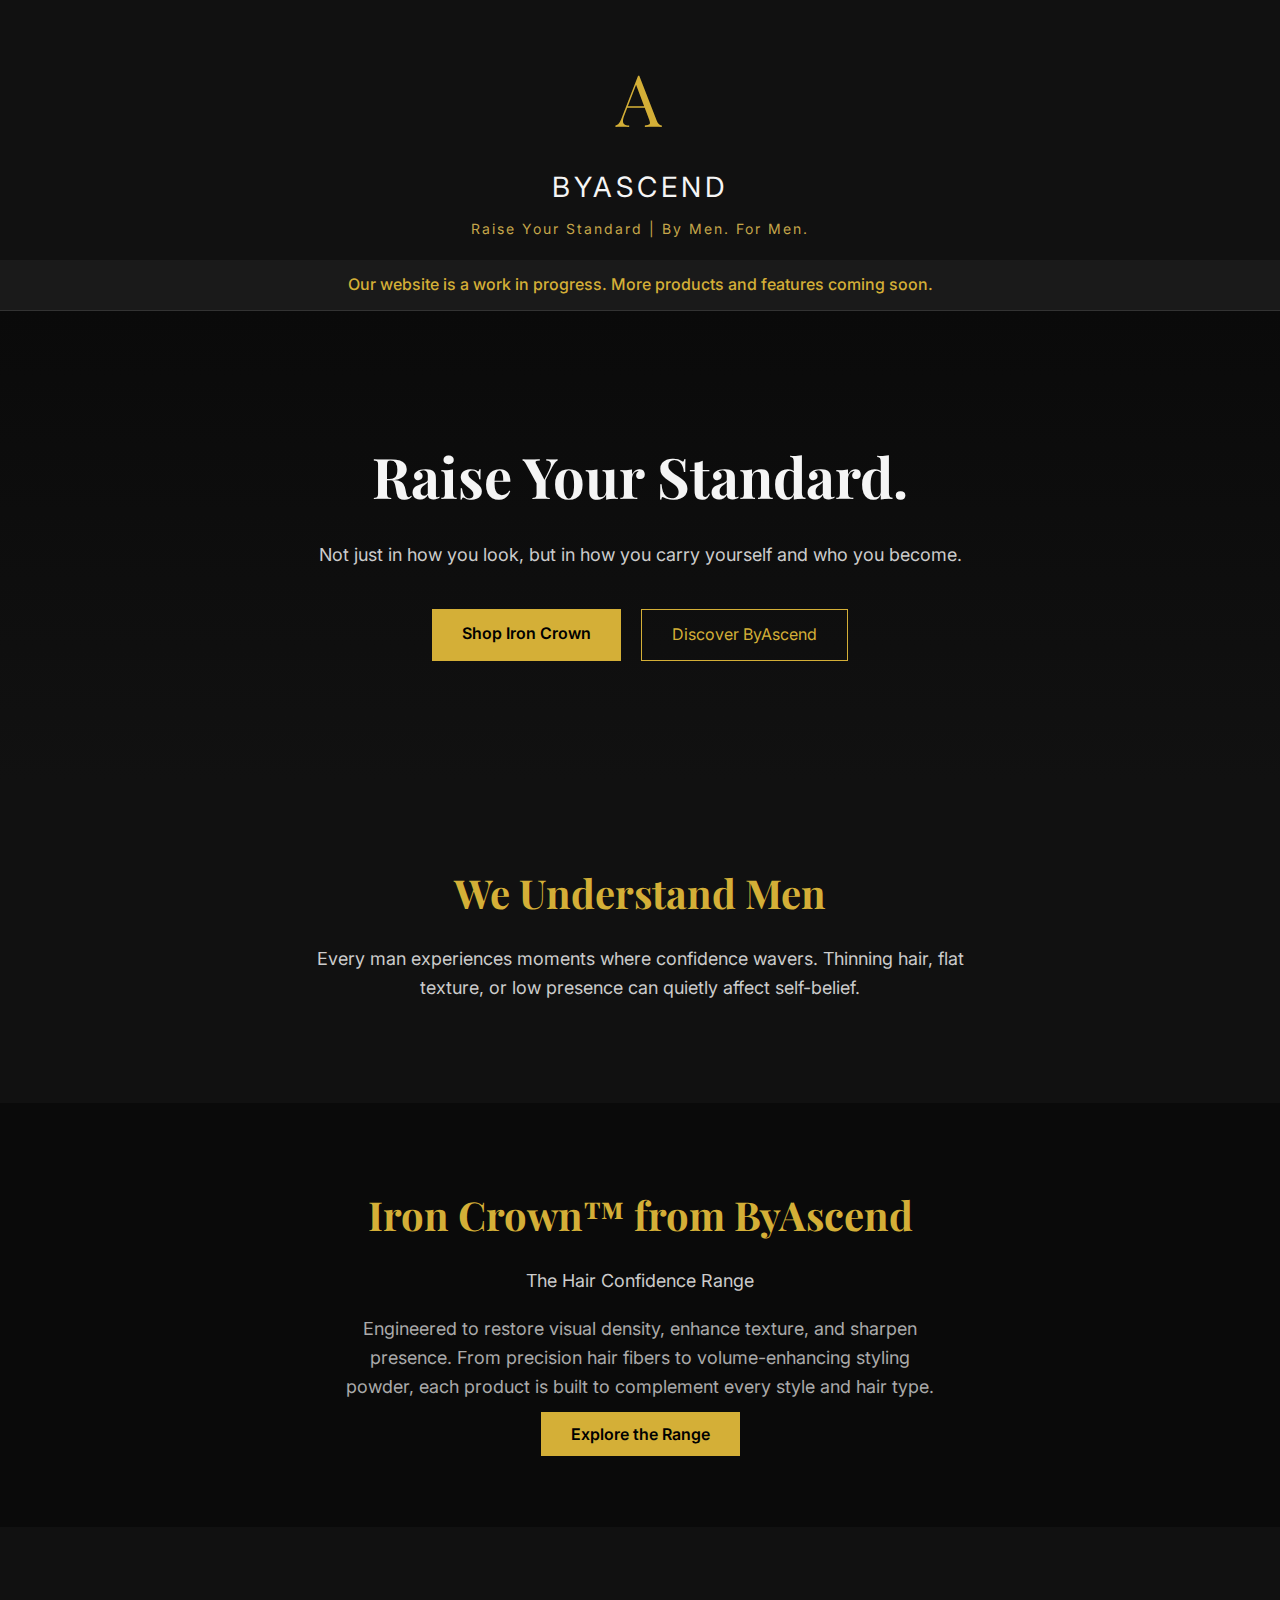
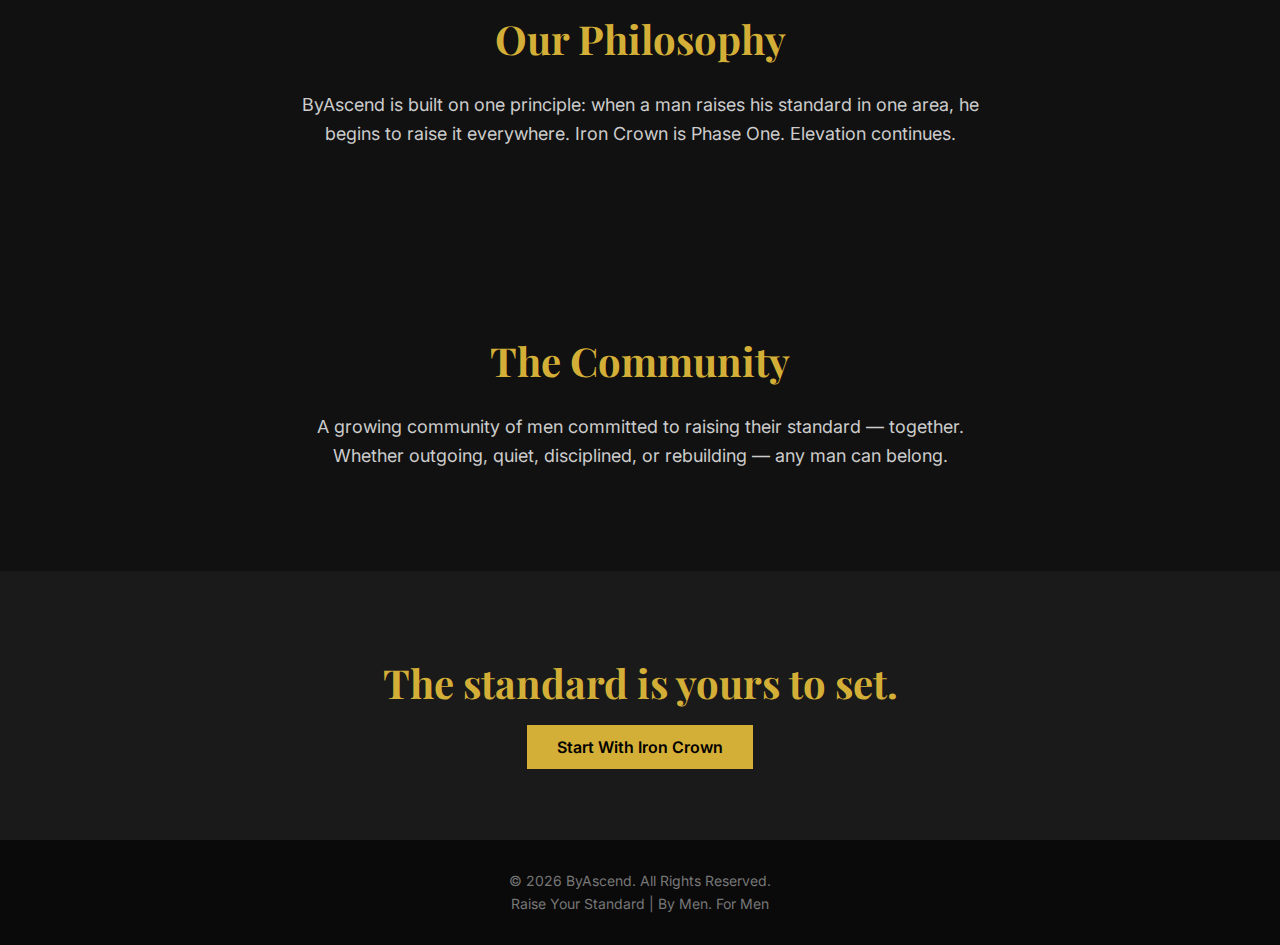
<file: index.html>
<!DOCTYPE html>
<html lang="en">
<head>
  <meta charset="UTF-8" />
  <meta name="viewport" content="width=device-width, initial-scale=1.0" />
  <title>ByAscend | Raise Your Standard</title>
  <link rel="stylesheet" href="styles.css" />
  <link href="https://fonts.googleapis.com/css2?family=Playfair+Display:wght@600&family=Inter:wght@300;400;600&display=swap" rel="stylesheet">
</head>

<body>

  <!-- Header / Branding -->
  <header class="brand-header">
    <div class="brand-mark">A</div>
    <div class="brand-name">BYASCEND</div>
    <div class="brand-tagline">Raise Your Standard | By Men. For Men.</div>
  </header>

  <!-- Coming Soon Banner -->
  <div class="coming-soon">
    <p>Our website is a work in progress. More products and features coming soon.</p>
  </div>

  <!-- Hero Section -->
  <section class="hero">
    <h1>Raise Your Standard.</h1>
    <p>Not just in how you look, but in how you carry yourself and who you become.</p>
    <div class="buttons">
      <a href="#iron-crown" class="btn-primary">Shop Iron Crown</a>
      <a href="#our-philosophy" class="btn-secondary">Discover ByAscend</a>
    </div>
  </section>

  <!-- Reality / Empathy Section -->
  <section class="reality">
    <h2>We Understand Men</h2>
    <p>Every man experiences moments where confidence wavers. Thinning hair, flat texture, or low presence can quietly affect self-belief.</p>
  </section>

  <!-- Iron Crown Section -->
  <section id="iron-crown" class="iron-crown">
    <h2>Iron Crown™ from ByAscend</h2>
    <p>The Hair Confidence Range</p>
    <p class="description">
      Engineered to restore visual density, enhance texture, and sharpen presence.  
      From precision hair fibers to volume-enhancing styling powder, each product is built to complement every style and hair type.
    </p>
    <a href="#" class="btn-primary">Explore the Range</a>
  </section>

  <!-- Philosophy / ByAscend -->
  <section id="our-philosophy" class="philosophy">
    <h2>Our Philosophy</h2>
    <p>
      ByAscend is built on one principle: when a man raises his standard in one area, he begins to raise it everywhere.  
      Iron Crown is Phase One. Elevation continues.
    </p>
  </section>

  <!-- Community / Brotherhood -->
  <section class="community">
    <h2>The Community</h2>
    <p>
      A growing community of men committed to raising their standard — together.  
      Whether outgoing, quiet, disciplined, or rebuilding — any man can belong.
    </p>
  </section>

  <!-- Final CTA -->
  <section class="final-cta">
    <h2>The standard is yours to set.</h2>
    <a href="#iron-crown" class="btn-primary">Start With Iron Crown</a>
  </section>

  <!-- Footer -->
  <footer>
    <p>© 2026 ByAscend. All Rights Reserved.</p>
    <p>Raise Your Standard | By Men. For Men</p>
  </footer>

</body>
</html>
</file>
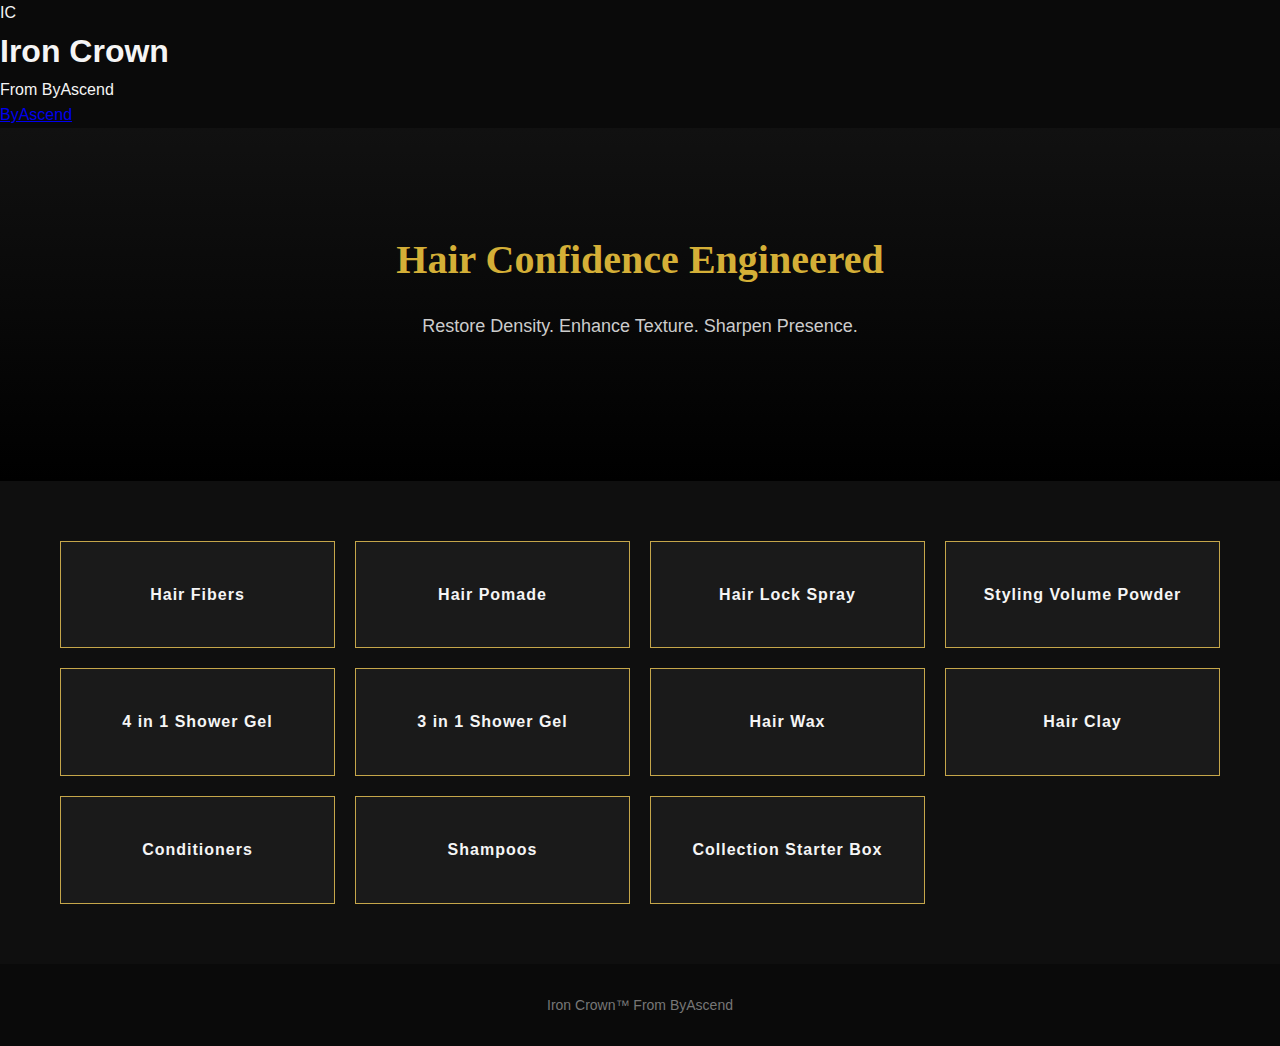
<file: iron-crown.html>
<!DOCTYPE html>
<html lang="en">
<head>
    <meta charset="UTF-8">
    <title>Iron Crown | From ByAscend</title>
    <meta name="viewport" content="width=device-width, initial-scale=1.0">
    <link rel="stylesheet" href="styles.css">
    <link rel="stylesheet" href="iron-crown.css">
</head>
<body>

<header>
    <div class="logo-area">
        <div class="logo-symbol">IC</div>
        <div class="brand-text">
            <h1>Iron Crown</h1>
            <p>From ByAscend</p>
        </div>
    </div>

    <nav>
        <ul>
            <li><a href="index.html">ByAscend</a></li>
        </ul>
    </nav>
</header>

<section class="hero iron-hero">
    <h2>Hair Confidence Engineered</h2>
    <p>Restore Density. Enhance Texture. Sharpen Presence.</p>
</section>

<section class="product-grid">

    <div class="product-card">Hair Fibers</div>
    <div class="product-card">Hair Pomade</div>
    <div class="product-card">Hair Lock Spray</div>
    <div class="product-card">Styling Volume Powder</div>
    <div class="product-card">4 in 1 Shower Gel</div>
    <div class="product-card">3 in 1 Shower Gel</div>
    <div class="product-card">Hair Wax</div>
    <div class="product-card">Hair Clay</div>
    <div class="product-card">Conditioners</div>
    <div class="product-card">Shampoos</div>
    <div class="product-card">Collection Starter Box</div>

</section>

<footer>
    <p>Iron Crown™ From ByAscend</p>
</footer>

</body>
</html>
</file>
<file: iron-crown.css>
.iron-hero {
    background: linear-gradient(to bottom, #111, #000);
    text-align: center;
    padding: 100px 20px;
}

.product-grid {
    display: grid;
    grid-template-columns: repeat(auto-fit, minmax(220px, 1fr));
    gap: 20px;
    padding: 60px;
    background-color: #0f0f0f;
}

.product-card {
    background-color: #1a1a1a;
    border: 1px solid #c5a64a;
    padding: 40px 20px;
    text-align: center;
    font-weight: bold;
    letter-spacing: 1px;
    transition: 0.3s;
}

.product-card:hover {
    background-color: #c5a64a;
    color: #000;
    cursor: pointer;
}
</file>
<file: styles.css>
/* Global Reset */
* {
  margin: 0;
  padding: 0;
  box-sizing: border-box;
}

body {
  font-family: 'Inter', sans-serif;
  background-color: #0A0A0A;
  color: #F5F5F5;
  line-height: 1.6;
}

/* Header / Branding */
.brand-header {
  text-align: center;
  padding: 40px 20px 20px 20px;
  background-color: #111111;
}

.brand-mark {
  font-family: 'Playfair Display', serif;
  font-size: 72px;
  color: #D4AF37;
  letter-spacing: 4px;
}

.brand-name {
  font-family: 'Inter', sans-serif;
  font-size: 28px;
  letter-spacing: 4px;
  margin-top: 10px;
}

.brand-tagline {
  font-size: 14px;
  color: #c5a64a;
  margin-top: 8px;
  letter-spacing: 2px;
}

/* Coming Soon Banner */
.coming-soon {
  background-color: #1a1a1a;
  color: #D4AF37;
  text-align: center;
  padding: 12px 20px;
  font-size: 16px;
  font-weight: 500;
  border-bottom: 1px solid #333;
}

/* Hero Section */
.hero {
  text-align: center;
  padding: 120px 20px;
  background: linear-gradient(to bottom, #0A0A0A, #111111);
}

.hero h1 {
  font-family: 'Playfair Display', serif;
  font-size: 56px;
  margin-bottom: 20px;
}

.hero p {
  font-size: 18px;
  color: #ccc;
  margin-bottom: 40px;
}

.buttons {
  display: flex;
  gap: 20px;
  justify-content: center;
}

.btn-primary {
  background: #D4AF37;
  color: #000;
  padding: 12px 30px;
  text-decoration: none;
  font-weight: 600;
  transition: 0.3s;
}

.btn-primary:hover {
  background: #b9972f;
}

.btn-secondary {
  border: 1px solid #D4AF37;
  color: #D4AF37;
  padding: 12px 30px;
  text-decoration: none;
  transition: 0.3s;
}

.btn-secondary:hover {
  background: #D4AF37;
  color: #000;
}

/* Sections */
section {
  padding: 80px 20px;
  text-align: center;
}

section h2 {
  font-family: 'Playfair Display', serif;
  font-size: 40px;
  color: #D4AF37;
  margin-bottom: 20px;
}

section p {
  max-width: 700px;
  margin: 0 auto 20px auto;
  color: #ccc;
  font-size: 18px;
  line-height: 1.6;
}

.iron-crown .description {
  max-width: 600px;
  margin: 0 auto 20px auto;
  color: #aaa;
}

.community, .philosophy, .reality {
  background-color: #111111;
}

/* Final CTA */
.final-cta {
  padding: 80px 20px;
  text-align: center;
  background-color: #1a1a1a;
}

/* Footer */
footer {
  text-align: center;
  padding: 30px;
  font-size: 14px;
  background: #0A0A0A;
  color: #777;
}
</file>
